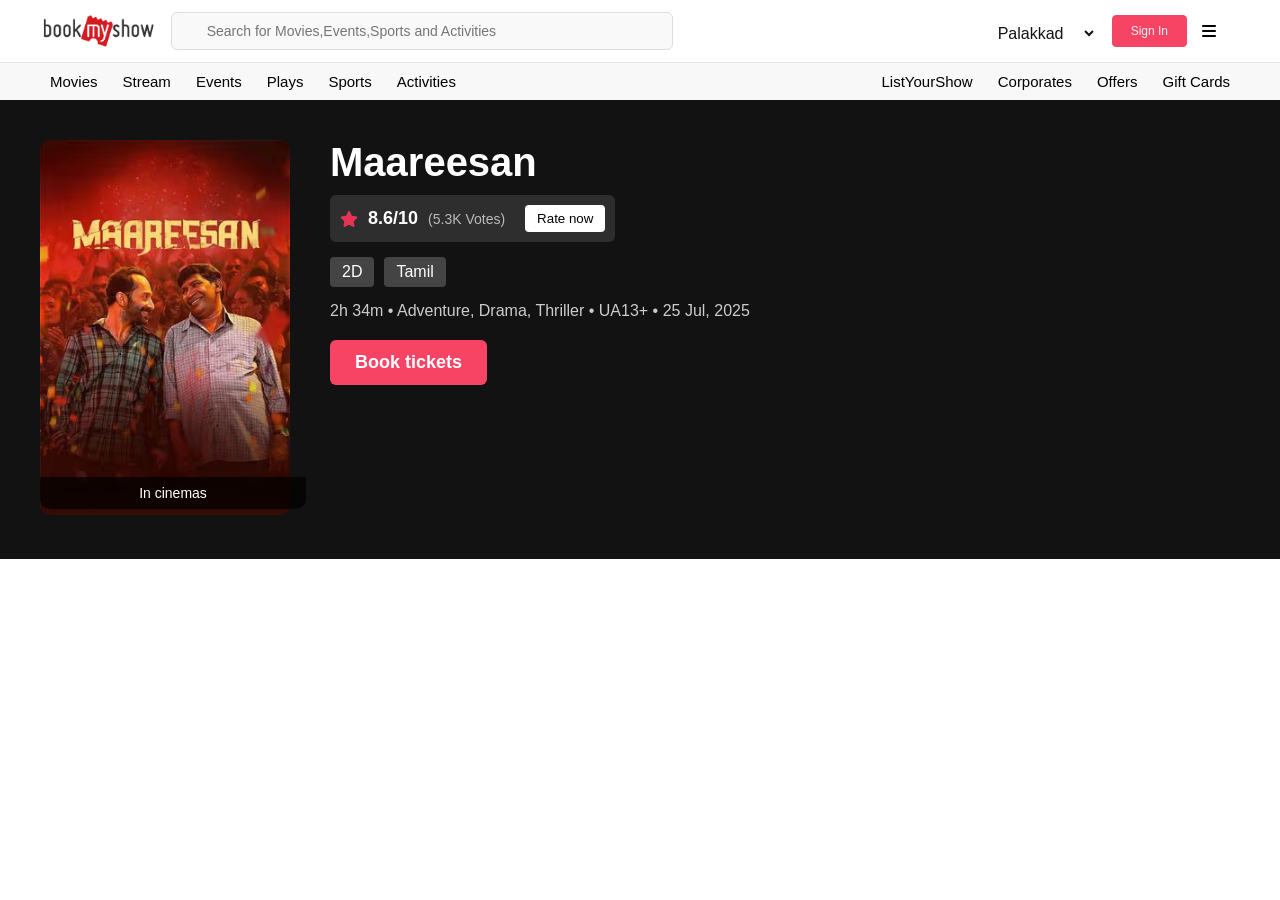
<file: second.html>
<!DOCTYPE html>
<html lang="en">
<head>
    <meta charset="UTF-8">
    <meta name="viewport" content="width=device-width, initial-scale=1.0">
    <link rel="stylesheet" href="https://cdnjs.cloudflare.com/ajax/libs/font-awesome/6.5.1/css/all.min.css">
    <title>Document</title>
    <link rel="stylesheet" href="second.css">
    <link rel="stylesheet" href="https://fonts.googleapis.com/css2?family=Material+Symbols+Outlined:opsz,wght,FILL,GRAD@24,400,0,0&icon_names=star" />
</head>
<body>
    <nav class="nav_bar">
<div class="left"><img src="Screenshot 2025-07-25 135633.png"><input type="text" placeholder="Search for Movies,Events,Sports and Activities"></div>
<div class="right">
  <h1 class="location"><select>
    <option>Palakkad</option>
    <option>Pattambi</option>
    <option>Koppam</option>
    <option>Ottappalam</option>
    <option>Alathur</option>
    <option>Shoranur</option> 
    <option>Chittur</option>    
  </select></h1>
  <button>Sign In</button>
<div class="menu">
  <i class="fa-solid fa-bars"></i>
</div>

</div>
 </nav>
        <nav class="sec-nav">
          <div class="s-left">
            <p>Movies</p>
            <p>Stream</p>
            <p>Events</p>
            <p>Plays</p>
            <p>Sports</p>
            <p>Activities</p>
          </div>
          <div class="s-right">
            <p>ListYourShow</p>
            <p>Corporates</p>
            <p>Offers</p>
            <p>Gift Cards</p>
          </div>
            </nav>
            <section class="movie-section">
        <div class="movie-poster">
            <img src="./assets/maareesanbookmyshow.avif" alt="Maareesan Poster">
            <span class="in-cinemas">In cinemas</span>
        </div>

        <div class="movie-details">
            <h1>Maareesan</h1>
            <div class="rating-box">
                <i class="fa-solid fa-star"></i>
                <span class="rating">8.6/10</span>
                <span class="votes">(5.3K Votes)</span>
                <button class="rate-btn">Rate now</button>
            </div>

            <div class="tags">
                <span class="tag">2D</span>
                <span class="tag">Tamil</span>
            </div>

            <p class="movie-info">2h 34m • Adventure, Drama, Thriller • UA13+ • 25 Jul, 2025</p>
            
            <button class="book-btn">Book tickets</button>
        </div>
    </section>
</body>
</html>
</file>
<file: second.css>
*{
    margin: 0;
    padding: 0;
    font-family: Arial, Helvetica, sans-serif;
}
.nav_bar {
  display: flex;
  justify-content: space-between;
  align-items: center;
  padding: 12px 40px;
  background-color: #ffffff;
  border-bottom: 1px solid #e5e5e5;
}
.nav_bar .left {
  display: flex;
  align-items: center;
  gap: 15px;
}
.nav_bar .right {
  display: flex;
  align-items: center;
  gap: 20px;
}
.nav_bar .left img {
  height: 35px;
  width: auto;
  cursor: pointer;
}
.nav_bar .left input {
  width: 450px;
  padding: 10px 15px 10px 35px;
  border: 1px solid #ddd;
  border-radius: 6px;
  outline: none;
  font-size: 14px;
  background: #f9f9f9 url('https://cdn-icons-png.flaticon.com/512/622/622669.png') no-repeat 10px center;
  background-size: 16px;
  transition: 0.3s;
}
.right p{
    max-lines: 22px;
    font-size:22px ;
}
.nav_bar button {
  padding: 8px 18px;
  background-color: #f84464;
  font-size: 12px;
  color: rgb(247, 243, 243);
  border: 1px solid rgb(248, 68, 100);
  border-radius: 4px;
  text-align: center;
  cursor: pointer;
  transition: 0.3s;
  display: block;
}

  .nav_bar .right {
  display: flex;
  align-items: center;
  gap: 15px;
}
.nav_bar select {
  border: none;
  font-size: 16px;
  font-weight: 500;
  background: transparent;
  cursor: pointer;
  color: #131212;
}
.menu{margin-right: 24px;
    display: flex;
    flex-direction: row;
    justify-content: center;
    align-items: center;
    position: relative;
    cursor: pointer;
}
.sec-nav {
  display: flex;
  justify-content: space-between;
  align-items: center;
  background: #f8f8f8;
  padding: 10px 50px;
  font-size: 15px;
}
.s-left {
  display: flex;
  gap: 25px;
}
.s-right {
  display: flex;
  gap: 25px;
}
/* 🎬 Movie Section Layout */
.movie-section {
    display: flex;
    gap: 40px;
    padding: 40px;
    background-color: #121212;
    color: white;
}

/* 🎭 Movie Poster */
.movie-poster {
    position: relative;
}

.movie-poster img {
    width: 250px;
    border-radius: 10px;
}

.in-cinemas {
    position: absolute;
    bottom: 10px;
    left: 0;
    width: 100%;
    text-align: center;
    background: rgba(0, 0, 0, 0.7);
    padding: 8px;
    border-radius: 0 0 10px 10px;
    font-size: 14px;
}


.movie-details {
    max-width: 700px;
}

.movie-details h1 {
    font-size: 40px;
    margin-bottom: 10px;
}
.rating-box {
    display: flex;
    align-items: center;
    gap: 10px;
    background-color: #2e2e2e;
    padding: 10px;
    border-radius: 6px;
    width: fit-content;
    margin-bottom: 15px;
}

.rating-box i {
    color: #e63354;
}
 

.rating-box .rating {
    font-weight: bold;
    font-size: 18px;
}

.rating-box .votes {
    font-size: 14px;
    color: #bbb;
}

.rate-btn {
    margin-left: 10px;
    padding: 6px 12px;
    background: white;
    border: none;
    border-radius: 4px;
    cursor: pointer;
}
.tags {
    display: flex;
    gap: 10px;
    margin: 15px 0;
}

.tag {
    background: #444;
    padding: 6px 12px;
    border-radius: 4px;
}

.movie-info {
    margin-bottom: 20px;
    font-size: 16px;
    color: #ccc;
}

.book-btn {
    background-color: #f84464;
    color: white;
    padding: 12px 25px;
    border: none;
    border-radius: 6px;
    font-size: 18px;
    font-weight: bold;
    cursor: pointer;
    transition: 0.3s ease;
}

.book-btn:hover {
    background-color: #e63354;
}
</file>
